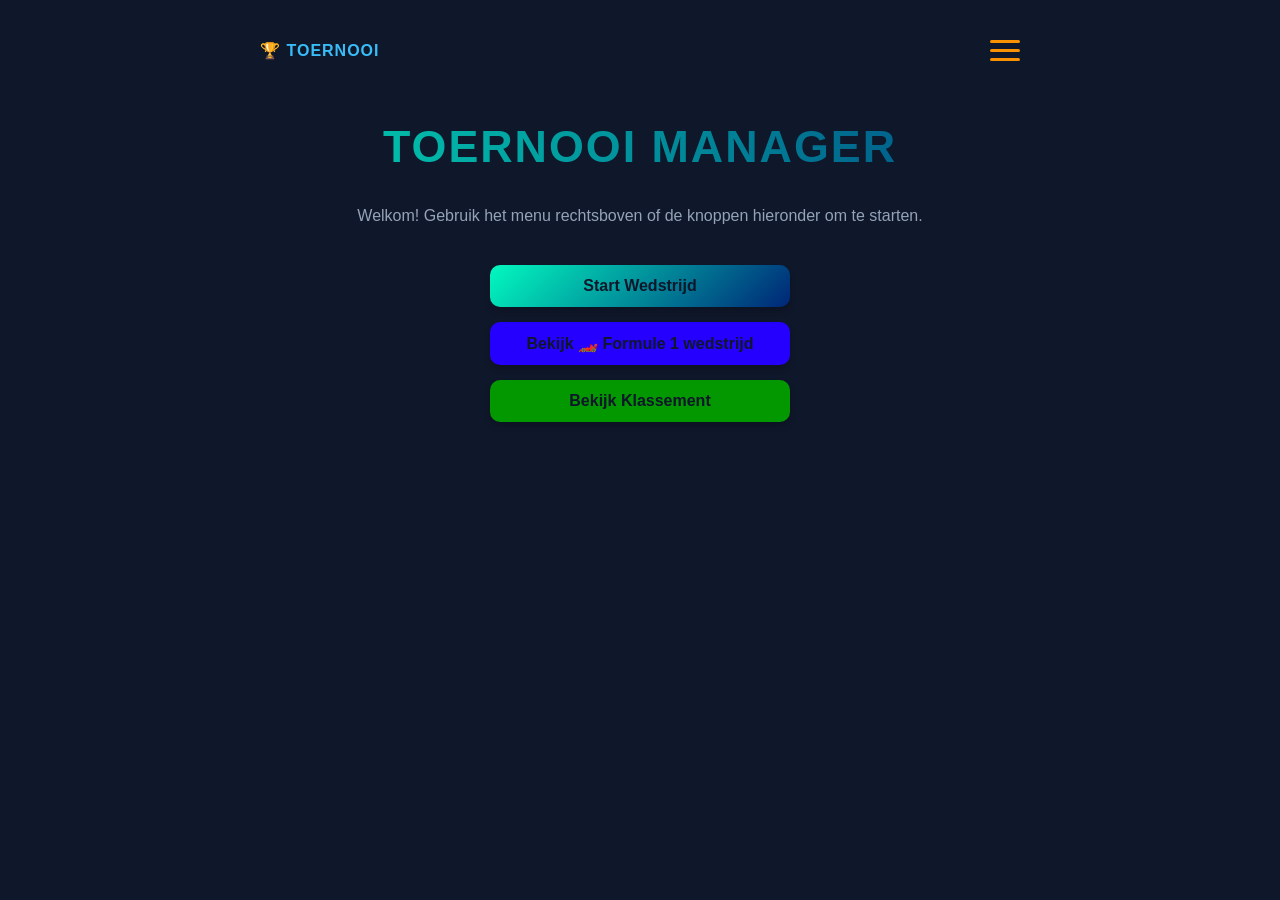
<file: index.html>
<!DOCTYPE html>
<html lang="nl">
<head>
    <meta charset="UTF-8">
    <meta name="viewport" content="width=device-width, initial-scale=1.0">
    <title>punten App</title>
    <link rel="stylesheet" href="style.css">
</head>
<body>

    <header style="display: flex; justify-content: space-between; align-items: center; max-width: 800px; margin: 0 auto; padding: 10px 20px;">
        <div style="font-weight: bold; color: #38bdf8; letter-spacing: 1px;">🏆 TOERNOOI</div>
        <div class="hamburger-menu" id="navToggle" onclick="toggleMenu()">
            <span></span>
            <span></span>
            <span></span>
        </div>
    </header>

    <nav class="mobile-menu" id="mobileMenu">
        <a href="teams.html">👥 Teams</a>
        <a href="sporten.html">⚡ Sporten</a>
        <a href="geschiedenis.html">📜 Geschiedenis</a>
    </nav>

    <main style="margin-top: 50px;">
        <h1>Toernooi Manager</h1>
        <p style="color: #94a3b8; margin-bottom: 40px;">Welkom! Gebruik het menu rechtsboven of de knoppen hieronder om te starten.</p>

        <div style="display: flex; flex-direction: column; gap: 15px; max-width: 300px; margin: 0 auto;">
            <a href="wedstrijd.html" class="btn-action" style="text-decoration: none; text-align: center;">Start Wedstrijd</a>
            <a href="formule1.html" class="btn-action" style="text-decoration: none; text-align: center; background: #2600ff;">Bekijk 🏎️ Formule 1 wedstrijd</a>
            <a href="scorebord.html" class="btn-action" style="text-decoration: none; text-align: center; background: #039700;">Bekijk Klassement</a>
        </div>
    </main>

    <script>
        function toggleMenu() {
            const menu = document.getElementById('mobileMenu');
            const toggle = document.getElementById('navToggle');
            
            // Schakel de klassen 'open' aan en uit
            menu.classList.toggle('open');
            toggle.classList.toggle('open');
        }
    </script>
</body>
</html>
</file>
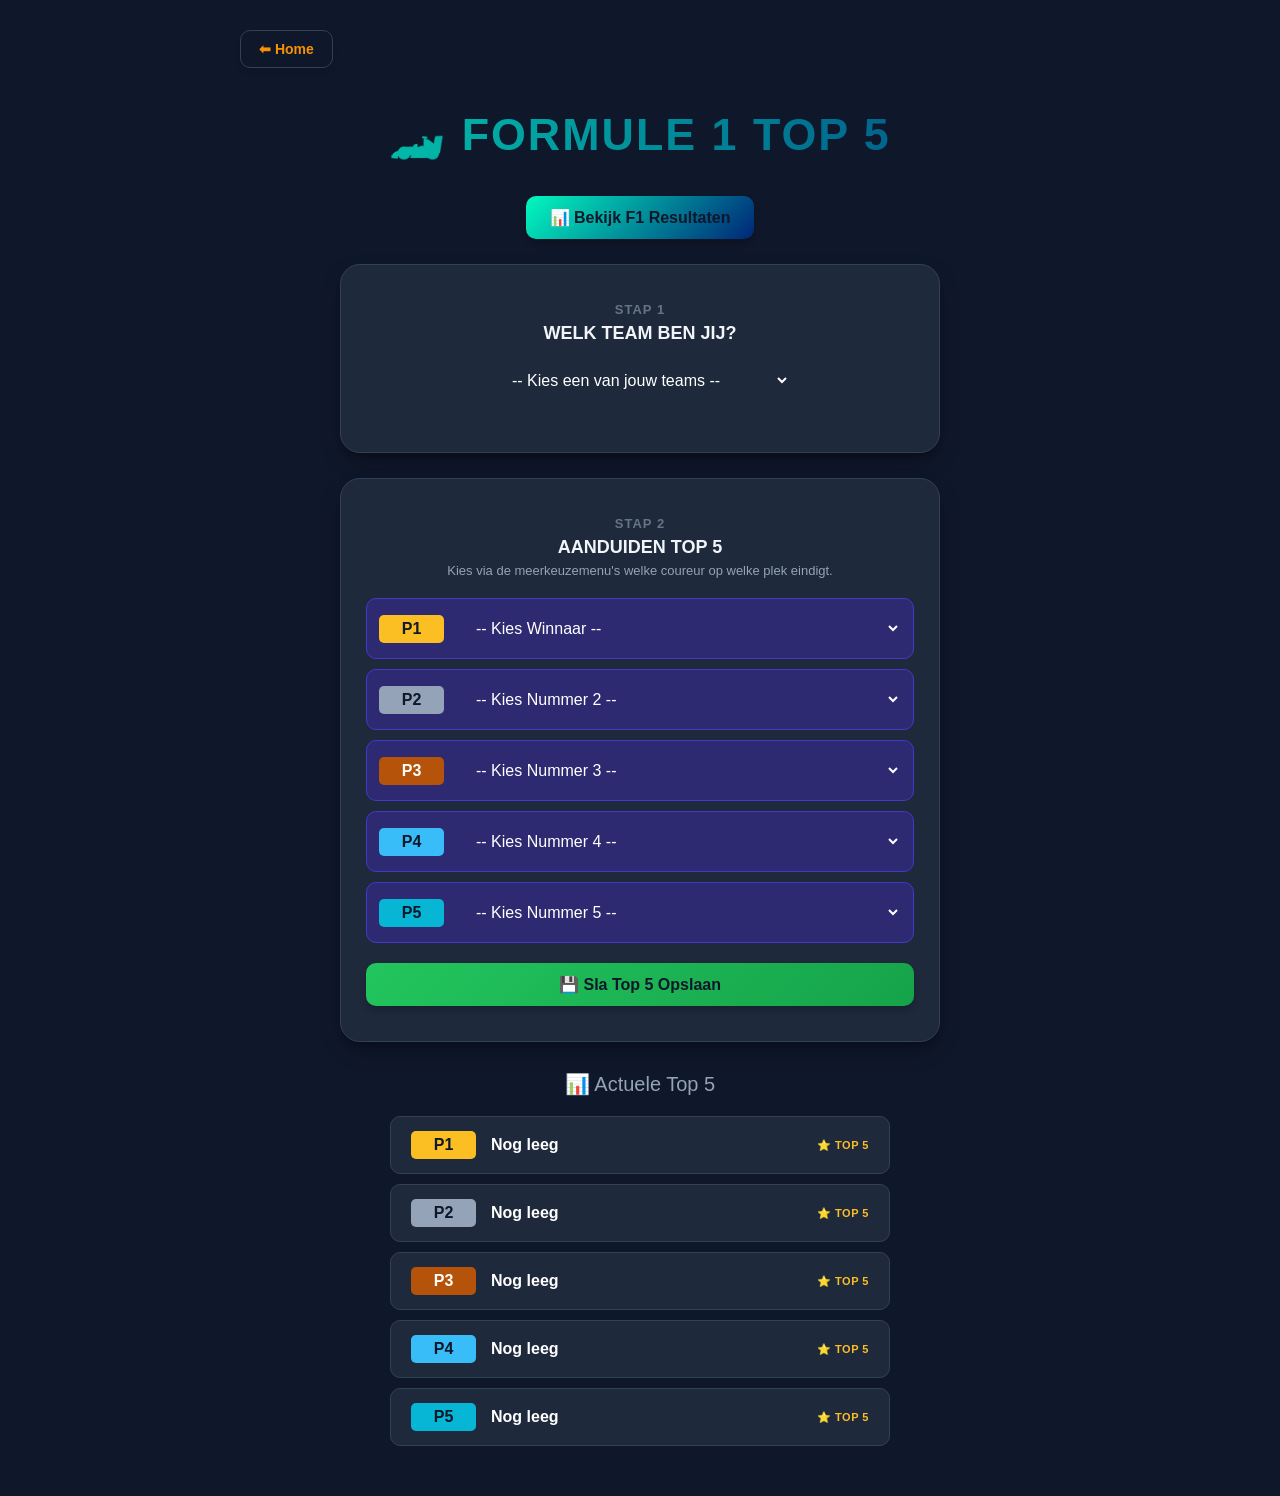
<file: formule1.html>
<!DOCTYPE html>
<html lang="nl">
<head>
    <meta charset="UTF-8">
    <meta name="viewport" content="width=device-width, initial-scale=1.0">
    <title>Formule 1 - Top 5 Voorspelling</title>
    <link rel="stylesheet" href="style.css">
    <style>
        .ranking-box {
            display: flex;
            flex-direction: column;
            gap: 10px;
            margin-bottom: 20px;
            text-align: left;
        }
        .ranking-input-group {
            display: flex;
            align-items: center;
            gap: 10px;
            background: #2e2a72;
            padding: 8px 12px;
            border-radius: 10px;
            border: 1px solid #4338ca;
        }
        .grid-badge {
            color: #0f172a;
            font-weight: bold;
            padding: 5px 10px;
            border-radius: 5px;
            min-width: 65px;
            text-align: center;
        }
        .p1-color { background: #fbbf24; }
        .p2-color { background: #94a3b8; }
        .p3-color { background: #b45309; color: white; }
        .p4-color { background: #38bdf8; }
        .p5-color { background: #06b6d4; }

        select {
            color: white !important;
            background: transparent;
            border: none;
            outline: none;
            font-family: inherit;
            cursor: pointer;
        }
        select option {
            background-color: #1e1b4b;
            color: white;
        }
    </style>
</head>
<body>

    <div style="text-align: left; max-width: 800px; margin: 0 auto; padding-bottom: 20px;">
        <a href="index.html">⬅ Home</a>
    </div>
    
    <h1>🏎️ Formule 1 Top 5</h1>

    <div style="text-align: center; margin-bottom: 25px;">
        <a href="formule1res.html" class="btn-action" style="text-decoration: none; display: inline-block; max-width: 250px;">📊 Bekijk F1 Resultaten</a>
    </div>
    
    <div style="max-width: 600px; margin: 0 auto;">
        
        <div class="score-card" style="max-width: 100%; margin-bottom: 25px;">
            <span class="sport-title">STAP 1</span>
            <h3 style="font-size: 18px; margin-top: 5px; margin-bottom: 15px;">Welk team ben jij?</h3>
            <select id="myTeamSelect" onchange="selectMyTeam()" style="width: 100%; max-width: 300px; margin: 0 auto; display: block;">
                <option value="">-- Kies een van jouw teams --</option>
            </select>
            <p id="teamFeedback" style="margin-top: 15px; font-weight: bold; color: #38bdf8;"></p>
        </div>

        <div class="score-card" style="max-width: 100%; margin-bottom: 25px;">
            <span class="sport-title">STAP 2</span>
            <h3 style="font-size: 18px; margin-top: 5px; margin-bottom: 5px;">Aanduiden Top 5</h3>
            <p style="color: #94a3b8; font-size: 13px; margin-bottom: 20px;">Kies via de meerkeuzemenu's welke coureur op welke plek eindigt.</p>
            
            <div class="ranking-box">
                <div class="ranking-input-group">
                    <span class="grid-badge p1-color">P1</span>
                    <select id="select-p1" style="margin: 0; flex: 1;"><option value="">-- Kies Winnaar --</option></select>
                </div>
                <div class="ranking-input-group">
                    <span class="grid-badge p2-color">P2</span>
                    <select id="select-p2" style="margin: 0; flex: 1;"><option value="">-- Kies Nummer 2 --</option></select>
                </div>
                <div class="ranking-input-group">
                    <span class="grid-badge p3-color">P3</span>
                    <select id="select-p3" style="margin: 0; flex: 1;"><option value="">-- Kies Nummer 3 --</option></select>
                </div>
                <div class="ranking-input-group">
                    <span class="grid-badge p4-color">P4</span>
                    <select id="select-p4" style="margin: 0; flex: 1;"><option value="">-- Kies Nummer 4 --</option></select>
                </div>
                <div class="ranking-input-group">
                    <span class="grid-badge p5-color">P5</span>
                    <select id="select-p5" style="margin: 0; flex: 1;"><option value="">-- Kies Nummer 5 --</option></select>
                </div>
            </div>

            <button class="btn-action" onclick="saveAndRender()" style="width: 100%; background: linear-gradient(135deg, #22c55e, #16a34a);">💾 Sla Top 5 Opslaan</button>
        </div>

        <h2 style="font-size: 20px; color: #94a3b8; margin-top: 30px;">📊 Actuele Top 5</h2>
        
        <ul id="driversList">
        </ul>
    </div>

    <script>
        const f1Drivers = [
            "Alexander Albon", "Fernando Alonso", "Kimi Antonelli", "Oliver Bearman", 
            "Gabriel Bortoleto", "Valtteri Bottas", "Franco Colapinto", "Pierre Gasly", 
            "Isack Hadjar", "Lewis Hamilton", "Nico Hülkenberg", "Liam Lawson", 
            "Charles Leclerc", "Arvid Lindblad", "Lando Norris", "Esteban Ocon", 
            "Sergio Pérez", "Oscar Piastri", "George Russell", "Carlos Sainz", 
            "Lance Stroll", "Max Verstappen"
        ];

        let savedTeams = JSON.parse(localStorage.getItem('teams')) || [];
        let gekozenTeam = localStorage.getItem('f1_gekozen_team') || "";
        const badges = ["p1-color", "p2-color", "p3-color", "p4-color", "p5-color"];

        function initializeDropdowns() {
            const myTeamSelect = document.getElementById('myTeamSelect');
            const p1Select = document.getElementById('select-p1');
            const p2Select = document.getElementById('select-p2');
            const p3Select = document.getElementById('select-p3');
            const p4Select = document.getElementById('select-p4');
            const p5Select = document.getElementById('select-p5');

            // Vul je eigen app-teams in
            savedTeams.forEach(team => {
                const teamName = team.name || team;
                myTeamSelect.add(new Option(`🏎️ ${teamName}`, teamName));
            });

            // Vul de coureurs in
            f1Drivers.forEach(driver => {
                p1Select.add(new Option(driver, driver));
                p2Select.add(new Option(driver, driver));
                p3Select.add(new Option(driver, driver));
                p4Select.add(new Option(driver, driver));
                p5Select.add(new Option(driver, driver));
            });

            // Herstel het laatst gekozen team
            if (gekozenTeam) {
                myTeamSelect.value = gekozenTeam;
                document.getElementById('teamFeedback').innerHTML = `Je hebt gekozen voor: <strong>${gekozenTeam}</strong>! Geef nu de uitslag hierdoor.`;
            }

            // Laad de specifieke antwoorden in voor het actieve team
            loadTeamPrediction();
        }

        function loadTeamPrediction() {
            const p1Select = document.getElementById('select-p1');
            const p2Select = document.getElementById('select-p2');
            const p3Select = document.getElementById('select-p3');
            const p4Select = document.getElementById('select-p4');
            const p5Select = document.getElementById('select-p5');

            if (gekozenTeam) {
                // Haal de specifieke top 5 op die bij DIT team hoort
                const allPredictions = JSON.parse(localStorage.getItem('f1_team_predictions')) || {};
                const savedTop5 = allPredictions[gekozenTeam] || ["", "", "", "", ""];

                p1Select.value = savedTop5[0];
                p2Select.value = savedTop5[1];
                p3Select.value = savedTop5[2];
                p4Select.value = savedTop5[3];
                p5Select.value = savedTop5[4];
            } else {
                // Als er geen team is geselecteerd, zet alles leeg
                p1Select.value = "";
                p2Select.value = "";
                p3Select.value = "";
                p4Select.value = "";
                p5Select.value = "";
            }
            // Update de weergave onderaan direct
            saveAndRender(false); // false zorgt ervoor dat we alleen renderen, niet overschrijven
        }

        function selectMyTeam() {
            const select = document.getElementById('myTeamSelect');
            gekozenTeam = select.value;
            const feedback = document.getElementById('teamFeedback');
            
            if (gekozenTeam) {
                feedback.innerHTML = `Je hebt gekozen voor: <strong>${gekozenTeam}</strong>! Geef nu de uitslag hierdoor.`;
                localStorage.setItem('f1_gekozen_team', gekozenTeam);
            } else {
                feedback.innerHTML = "";
                localStorage.removeItem('f1_gekozen_team');
            }
            
            // Laad de antwoorden die bij het nieuw gekozen team horen
            loadTeamPrediction();
        }

        function saveAndRender(shouldSave = true) {
            const ul = document.getElementById('driversList');
            ul.innerHTML = '';

            const top5Values = [
                document.getElementById('select-p1').value || "",
                document.getElementById('select-p2').value || "",
                document.getElementById('select-p3').value || "",
                document.getElementById('select-p4').value || "",
                document.getElementById('select-p5').value || ""
            ];

            // Alleen opslaan als de gebruiker daadwerkelijk op de knop drukt én er een team is gekozen
            if (shouldSave && gekozenTeam) {
                let allPredictions = JSON.parse(localStorage.getItem('f1_team_predictions')) || {};
                allPredictions[gekozenTeam] = top5Values; // Koppel de top 5 aan de teamnaam
                localStorage.setItem('f1_team_predictions', JSON.stringify(allPredictions));
            }

            top5Values.forEach((name, index) => {
                const displayName = name || "Nog leeg";
                const isMyTeamText = (gekozenTeam && displayName.toLowerCase() === gekozenTeam.toLowerCase()) ? " (JOUW TEAM)" : "";

                const li = document.createElement('li');
                li.innerHTML = `
                    <div style="display: flex; align-items: center;">
                        <span class="grid-badge ${badges[index]}" style="margin-right: 15px;">P${index + 1}</span>
                        <span style="font-weight: 600; ${isMyTeamText ? 'color: #38bdf8;' : 'color: white;'}">${displayName}${isMyTeamText}</span>
                    </div>
                    <span style="color: #fbbf24; font-size: 11px; font-weight: bold; letter-spacing: 0.5px;">⭐ TOP 5</span>
                `;
                ul.appendChild(li);
            });
        }

        window.addEventListener('DOMContentLoaded', () => {
            initializeDropdowns();
        });
    </script>
</body>
</html>
</file>
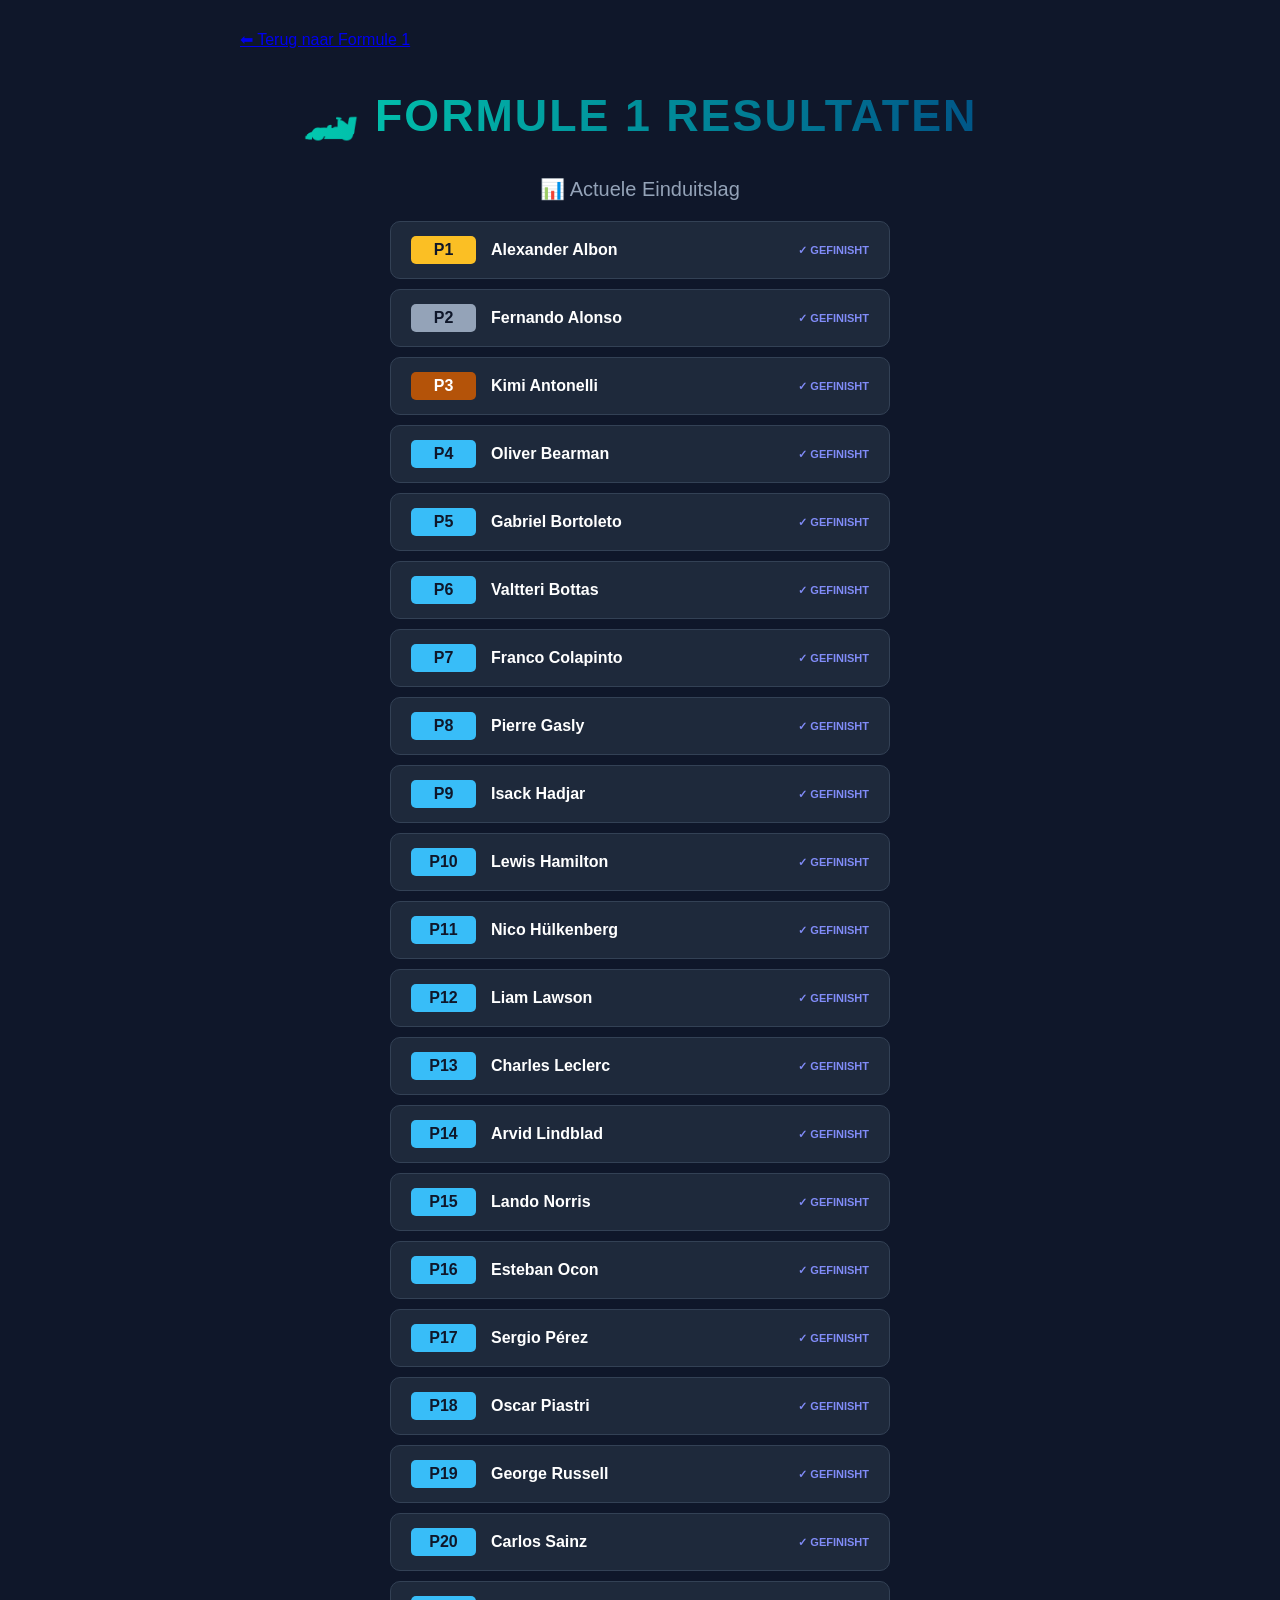
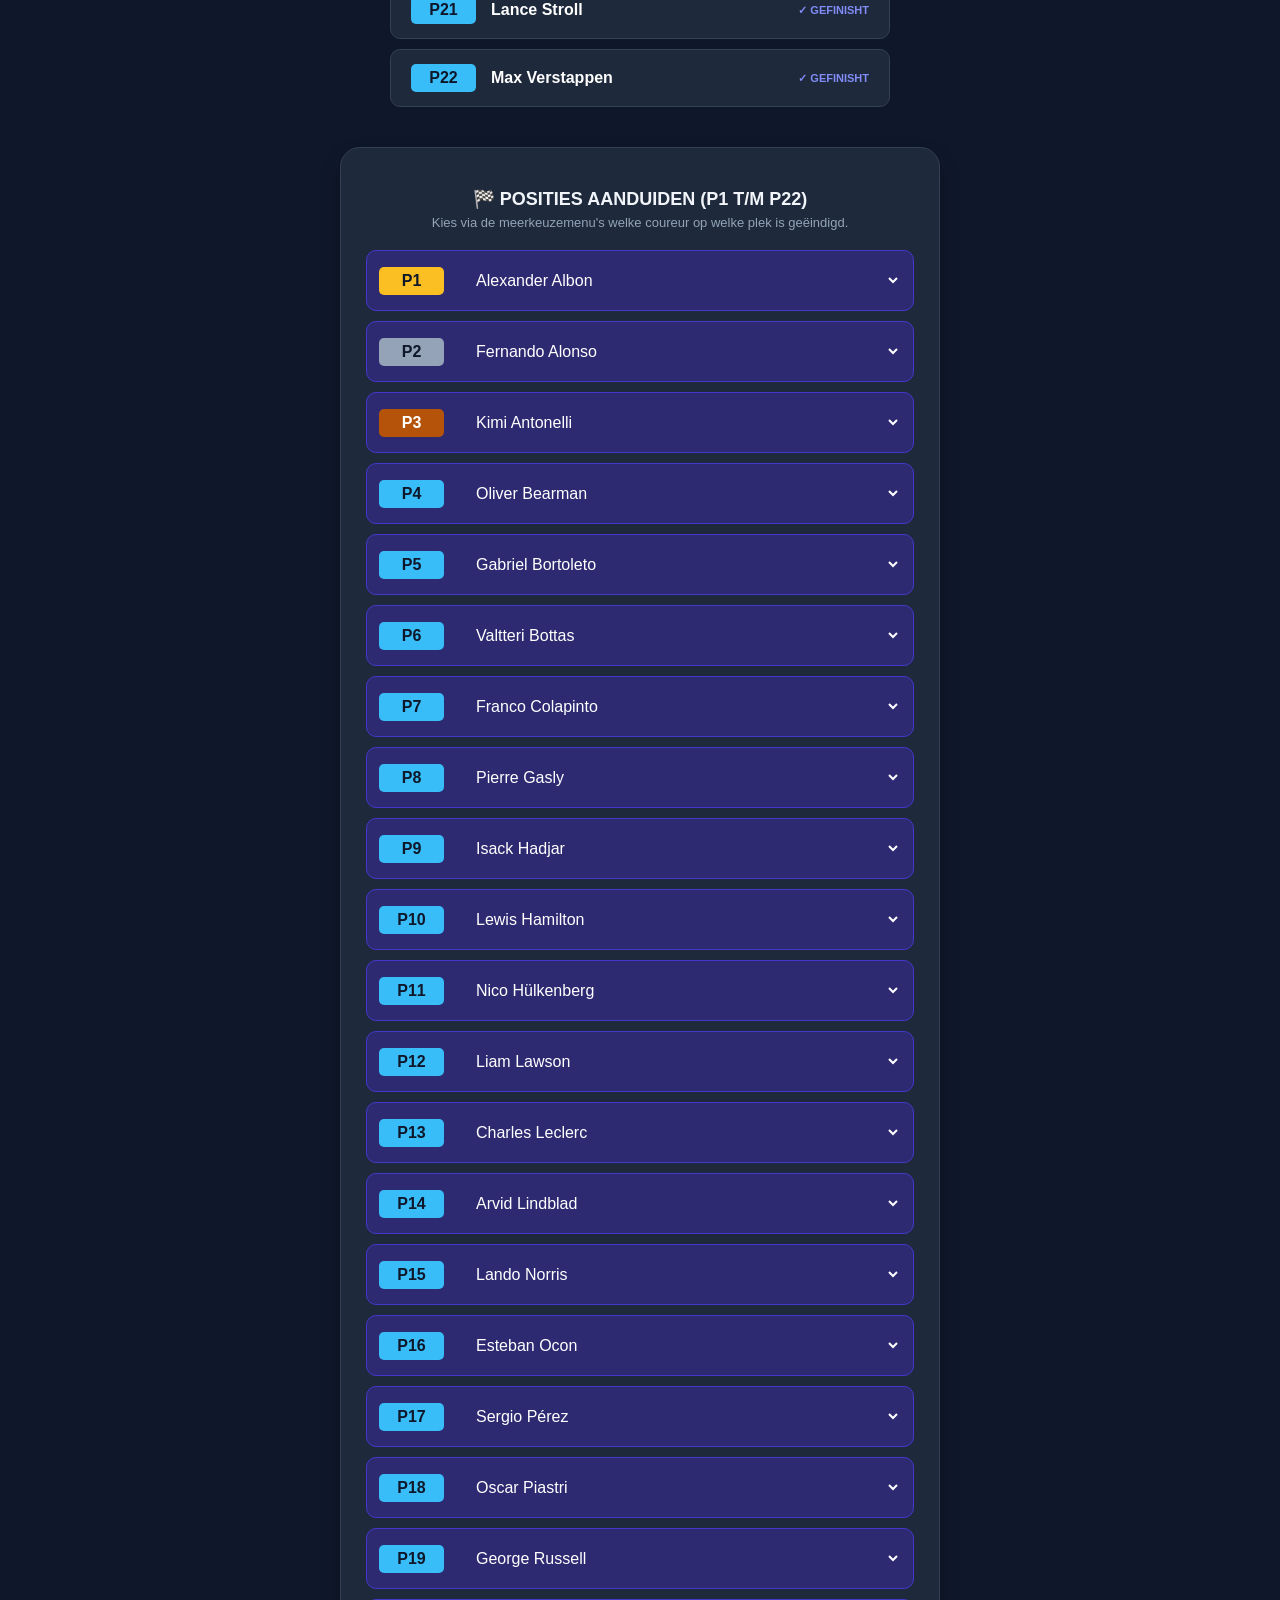
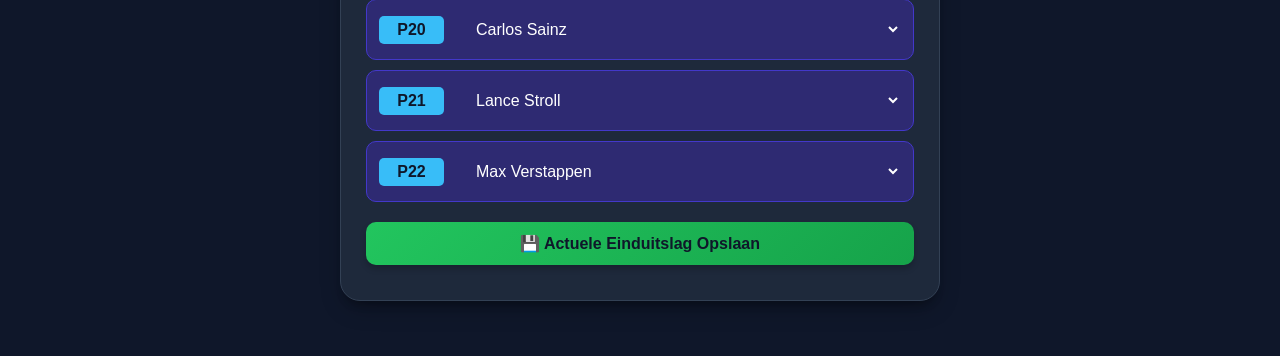
<file: formule1res.html>
<!DOCTYPE html>
<html lang="nl">
<head>
    <meta charset="UTF-8">
    <meta name="viewport" content="width=device-width, initial-scale=1.0">
    <title>Formule 1 - Volledige Grid</title>
    <link rel="stylesheet" href="style.css">
    <style>
        .ranking-box {
            display: flex;
            flex-direction: column;
            gap: 10px;
            margin-bottom: 20px;
            text-align: left;
        }
        .ranking-input-group {
            display: flex;
            align-items: center;
            gap: 10px;
            background: #2e2a72;
            padding: 8px 12px;
            border-radius: 10px;
            border: 1px solid #4338ca;
        }
        .grid-badge {
            background: #38bdf8;
            color: #0f172a;
            font-weight: bold;
            padding: 5px 10px;
            border-radius: 5px;
            min-width: 65px;
            text-align: center;
        }
        .p1-color { background: #fbbf24; }
        .p2-color { background: #94a3b8; }
        .p3-color { background: #b45309; color: white; }

        select {
            color: white !important;
            background: transparent;
            border: none;
            outline: none;
            font-family: inherit;
            font-size: 16px;
            cursor: pointer;
        }
        select option {
            background-color: #1e1b4b;
            color: white;
        }
    </style>
</head>
<body>

    <div style="text-align: left; max-width: 800px; margin: 0 auto; padding-bottom: 20px;">
        <a href="formule1.html">⬅ Terug naar Formule 1</a>
    </div>
    
    <h1>🏎️ Formule 1 Resultaten</h1>
    
    <div style="max-width: 600px; margin: 0 auto;">
        
        <h2 style="font-size: 20px; color: #94a3b8; margin-top: 20px;">📊 Actuele Einduitslag</h2>
        <ul id="driversList" style="margin-bottom: 40px;">
        </ul>

        <div class="score-card" style="max-width: 100%; margin-bottom: 25px;">
            <h3 style="font-size: 18px; margin-bottom: 5px;">🏁 Posities Aanduiden (P1 t/m P22)</h3>
            <p style="color: #94a3b8; font-size: 13px; margin-bottom: 20px;">Kies via de meerkeuzemenu's welke coureur op welke plek is geëindigd.</p>
            
            <div class="ranking-box" id="inputContainer">
            </div>

            <button class="btn-action" onclick="saveAndRender()" style="width: 100%; background: linear-gradient(135deg, #22c55e, #16a34a);">💾 Actuele Einduitslag Opslaan</button>
        </div>

    </div>

    <script>
        const f1Drivers = [
            "Alexander Albon", "Fernando Alonso", "Kimi Antonelli", "Oliver Bearman", 
            "Gabriel Bortoleto", "Valtteri Bottas", "Franco Colapinto", "Pierre Gasly", 
            "Isack Hadjar", "Lewis Hamilton", "Nico Hülkenberg", "Liam Lawson", 
            "Charles Leclerc", "Arvid Lindblad", "Lando Norris", "Esteban Ocon", 
            "Sergio Pérez", "Oscar Piastri", "George Russell", "Carlos Sainz", 
            "Lance Stroll", "Max Verstappen"
        ];

        // Genereer de meerkeuzemenu's en laad eventueel opgeslagen posities in
        function renderInputs() {
            const container = document.getElementById('inputContainer');
            container.innerHTML = '';

            // Haal de eerder opgeslagen uitslag op uit het geheugen (als die bestaat)
            const savedResults = JSON.parse(localStorage.getItem('f1_einduitslag')) || [];

            for (let i = 0; i < 22; i++) {
                let badgeClass = "grid-badge";
                if (i === 0) badgeClass += " p1-color";
                if (i === 1) badgeClass += " p2-color";
                if (i === 2) badgeClass += " p3-color";

                const div = document.createElement('div');
                div.className = 'ranking-input-group';
                
                // Bepaal welke coureur standaard geselecteerd moet staan
                let defaultDriver = savedResults[i] || f1Drivers[i];

                let selectHtml = `<select id="select-p${i}" style="margin: 0; flex: 1;"><option value="">-- Kies Coureur --</option>`;
                f1Drivers.forEach(driver => {
                    const selected = (defaultDriver === driver) ? "selected" : "";
                    selectHtml += `<option value="${driver}" ${selected}>${driver}</option>`;
                });
                selectHtml += `</select>`;

                div.innerHTML = `
                    <span class="${badgeClass}">P${i + 1}</span>
                    ${selectHtml}
                `;
                container.appendChild(div);
            }
        }

        // Sla de uitslag permanent op in de browser en update de lijst bovenaan
        function saveAndRender() {
            const ul = document.getElementById('driversList');
            ul.innerHTML = '';
            
            let resultsToSave = [];

            for (let i = 0; i < 22; i++) {
                const selectEl = document.getElementById(`select-p${i}`);
                const name = selectEl ? selectEl.value : "";
                
                // Voeg toe aan de array die we gaan opslaan
                resultsToSave.push(name);

                let badgeClass = "grid-badge";
                if (i === 0) badgeClass += " p1-color";
                if (i === 1) badgeClass += " p2-color";
                if (i === 2) badgeClass += " p3-color";

                const li = document.createElement('li');
                li.innerHTML = `
                    <div style="display: flex; align-items: center;">
                        <span class="${badgeClass}" style="margin-right: 15px;">P${i + 1}</span>
                        <span style="font-weight: 600; color: white;">${name || "Nog leeg"}</span>
                    </div>
                    <span style="color: #818cf8; font-size: 11px; font-weight: bold;">✓ GEFINISHT</span>
                `;
                ul.appendChild(li);
            }

            // Sla de array op in localStorage onder de sleutel 'f1_einduitslag'
            localStorage.setItem('f1_einduitslag', JSON.stringify(resultsToSave));
        }

        window.addEventListener('DOMContentLoaded', () => {
            renderInputs();
            saveAndRender();
        });
    </script>
</body>
</html>
</file>
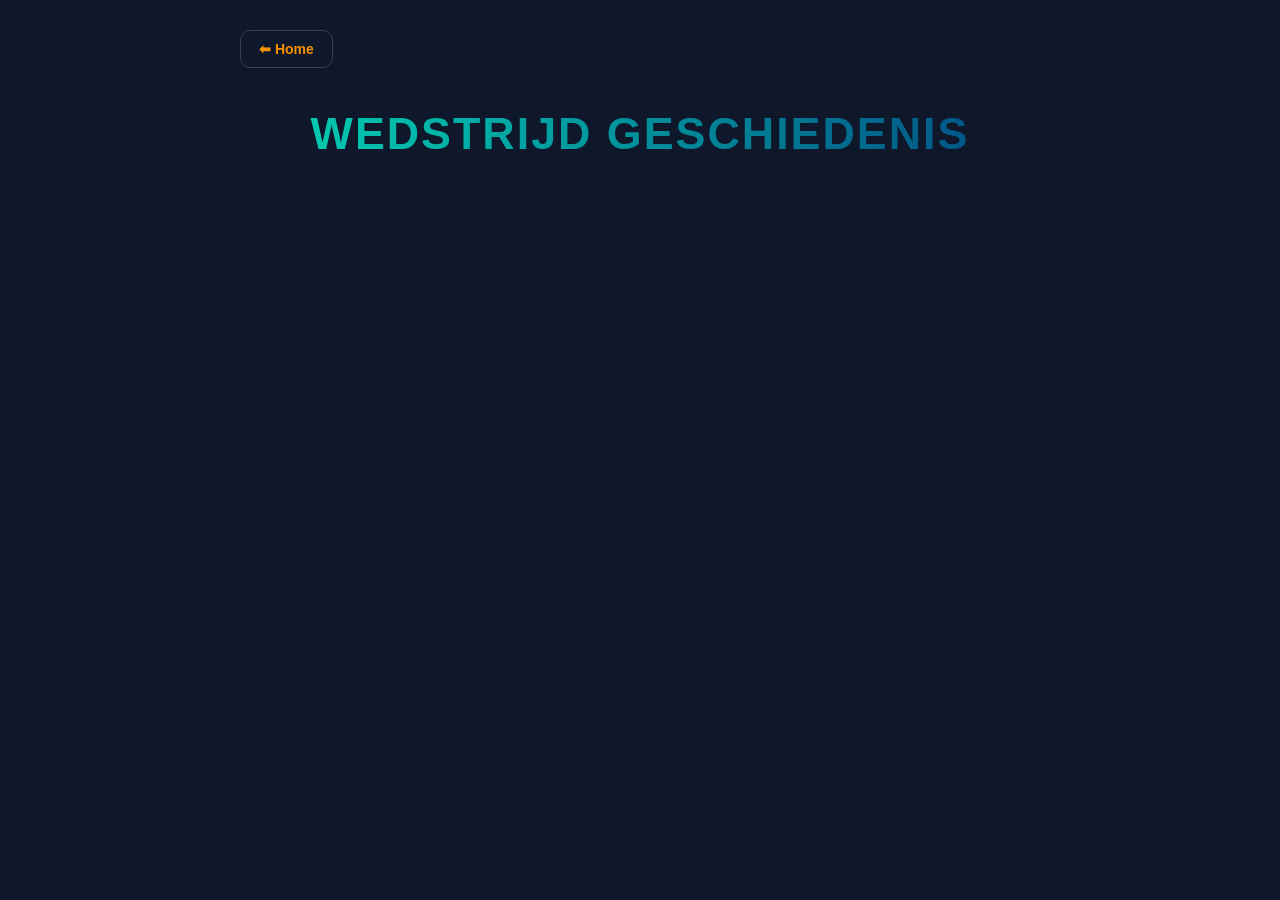
<file: geschiedenis.html>
<!DOCTYPE html>
<html lang="nl">
<head>
    <meta charset="UTF-8">
    <meta name="viewport" content="width=device-width, initial-scale=1.0">
    <title>Geschiedenis</title>
    <link rel="stylesheet" href="style.css">
</head>
<body>

    <div style="text-align: left; max-width: 800px; margin: 0 auto; padding-bottom: 20px;">
        <a href="index.html">⬅ Home</a>
    </div>
    
    <h1>Wedstrijd Geschiedenis</h1>
    
    <div id="historyList"></div>

    <script src="script.js"></script>
    <script>
        window.addEventListener('DOMContentLoaded', () => {
            loadHistory();
        });
    </script>
</body>
</html>
</file>
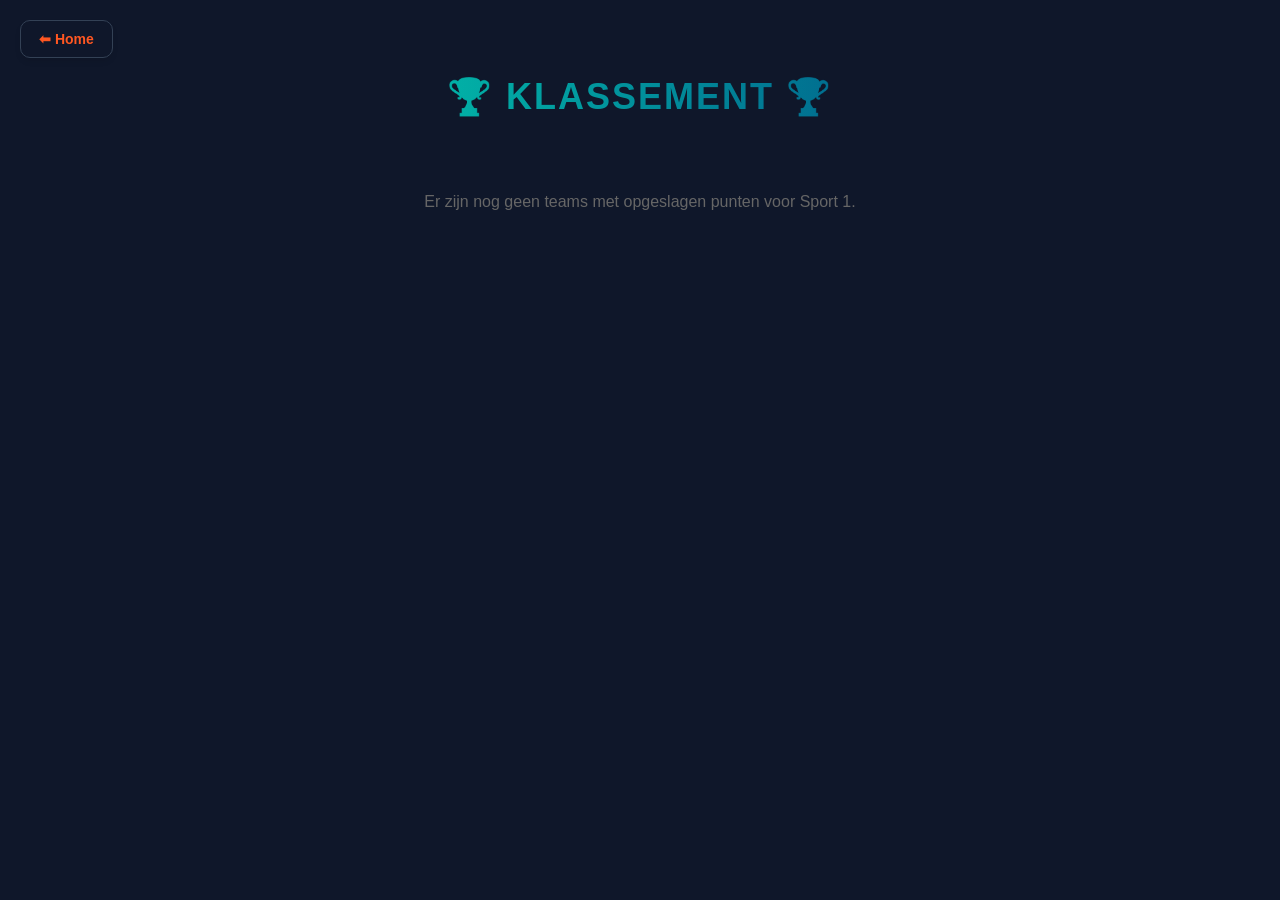
<file: scorebord.html>
<!DOCTYPE html>
<html lang="nl">
<head>
    <meta charset="UTF-8">
    <meta name="viewport" content="width=device-width, initial-scale=1.0">
    <title>Klassement per Sport</title>
    <link rel="stylesheet" href="style.css">
    <style>
        .sport-buttons-container {
            display: flex;
            justify-content: center;
            gap: 10px;
            margin: 20px 0 35px 0;
            flex-wrap: wrap;
        }
        .btn-sport {
            padding: 10px 20px;
            font-size: 16px;
            font-weight: bold;
            background: #333;
            color: white;
            border: 2px solid #ff5722;
            border-radius: 20px;
            cursor: pointer;
            transition: background 0.2s, transform 0.1s;
        }
        .btn-sport:hover {
            background: #444;
            transform: translateY(-2px);
        }
        .btn-sport.active {
            background: #ff5722;
            color: white;
        }
        .scoreboard-container {
            display: flex;
            justify-content: center;
            gap: 40px;
            flex-wrap: wrap;
        }
        .score-card {
            background: #222;
            color: white;
            padding: 30px;
            border-radius: 15px;
            text-align: center;
            min-width: 250px;
            box-shadow: 0 8px 16px rgba(0,0,0,0.2);
            position: relative;
            border: 2px solid transparent;
        }
        .score-card.winner-card {
            border-color: #ffd700;
            box-shadow: 0 8px 20px rgba(255, 215, 0, 0.2);
        }
        .winner-badge {
            color: #ffd700;
            font-weight: bold;
            font-size: 18px;
            margin-bottom: 5px;
            text-transform: uppercase;
            letter-spacing: 1px;
            display: block;
        }
        .score-card h3 {
            margin: 5px 0 10px 0;
            font-size: 26px;
            text-transform: uppercase;
            color: #ff5722;
        }
        .score-display {
            font-size: 80px;
            font-weight: bold;
            font-family: 'Courier New', monospace;
            color: #fff;
            margin: 10px 0;
        }
        .sport-title {
            font-size: 14px;
            color: #aaa;
            text-transform: uppercase;
            letter-spacing: 1px;
        }
    </style>
</head>
<body style="background-color: #111; color: white; padding: 20px; text-align: center;">

    <a href="index.html" style="text-decoration: none; color: #ff5722; font-weight: bold; float: left;">⬅ Home</a>
    <br><br>
    
    <h1 style="font-size: 36px; margin-top: 20px; margin-bottom: 30px;">🏆 KLASSEMENT 🏆</h1>
    
    <div id="sportButtonsDiv" class="sport-buttons-container"></div>
    <div id="scoreboardDisplay" class="scoreboard-container"></div>

    <script src="script.js"></script>
    <script>
        let bekekenSport = localStorage.getItem("huidigeSport") || "Sport 1";

        function renderSportKnoppen() {
            let btnDiv = document.getElementById("sportButtonsDiv");
            if (!btnDiv) return;

            let opgeslagenSporten = JSON.parse(localStorage.getItem("sporten") || "[]");
            btnDiv.innerHTML = "";

            opgeslagenSporten.forEach(sport => {
                let isActive = sport === bekekenSport ? "active" : "";
                btnDiv.innerHTML += `
                    <button class="btn-sport ${isActive}" onclick="wisselBekekenSport('${sport}')">
                        🏅 ${sport}
                    </button>
                `;
            });
        }

        function wisselBekekenSport(sportNaam) {
            bekekenSport = sportNaam;
            renderSportKnoppen();
            updateScorebordScherm();
        }

        function updateScorebordScherm() {
            let div = document.getElementById("scoreboardDisplay");
            if(!div) return;

            let liveTeams = JSON.parse(localStorage.getItem("teams") || "[]");
            let history = JSON.parse(localStorage.getItem("history") || "[]");
            
            div.innerHTML = "";

            let meedoendeTeams = liveTeams.filter(t => t.actief !== false);
            
            let teamsMetScores = [];
            let hoogsteScore = 0;

            meedoendeTeams.forEach(t => {
                let sportPuntenTotaal = 0;

                history.forEach(match => {
                    if (match.sport === bekekenSport) {
                        let gevondenTeamInMatch = match.teams.find(matchTeam => matchTeam.name === t.name);
                        if (gevondenTeamInMatch) {
                            sportPuntenTotaal += gevondenTeamInMatch.score;
                        }
                    }
                });

                if (sportPuntenTotaal > 0) {
                    teamsMetScores.push({
                        name: t.name,
                        score: sportPuntenTotaal
                    });

                    if (sportPuntenTotaal > hoogsteScore) {
                        hoogsteScore = sportPuntenTotaal;
                    }
                }
            });

            if(teamsMetScores.length === 0) {
                div.innerHTML = `<p style='color: #666;'>Er zijn nog geen teams met opgeslagen punten voor ${bekekenSport}.</p>`;
                return;
            }

            teamsMetScores.sort((a, b) => b.score - a.score);

            teamsMetScores.forEach(t => {
                let isWinnaar = t.score === hoogsteScore;
                
                let winnaarBadge = isWinnaar ? `<span class="winner-badge">🏆 Winnaar</span>` : `<span class="winner-badge" style="visibility: hidden;">🏆 Winnaar</span>`;
                let winnaarKlasse = isWinnaar ? "winner-card" : "";

                div.innerHTML += `
                <div class="score-card ${winnaarKlasse}">
                    ${winnaarBadge}
                    <div class="sport-title">🏅 ${bekekenSport}</div>
                    <h3>${t.name}</h3>
                    <div class="score-display">${t.score}</div>
                </div>
                `;
            });
        }

        window.addEventListener('DOMContentLoaded', () => {
            renderSportKnoppen();
            updateScorebordScherm();
            setInterval(updateScorebordScherm, 1000); 
        });
    </script>
</body>
</html>
</file>
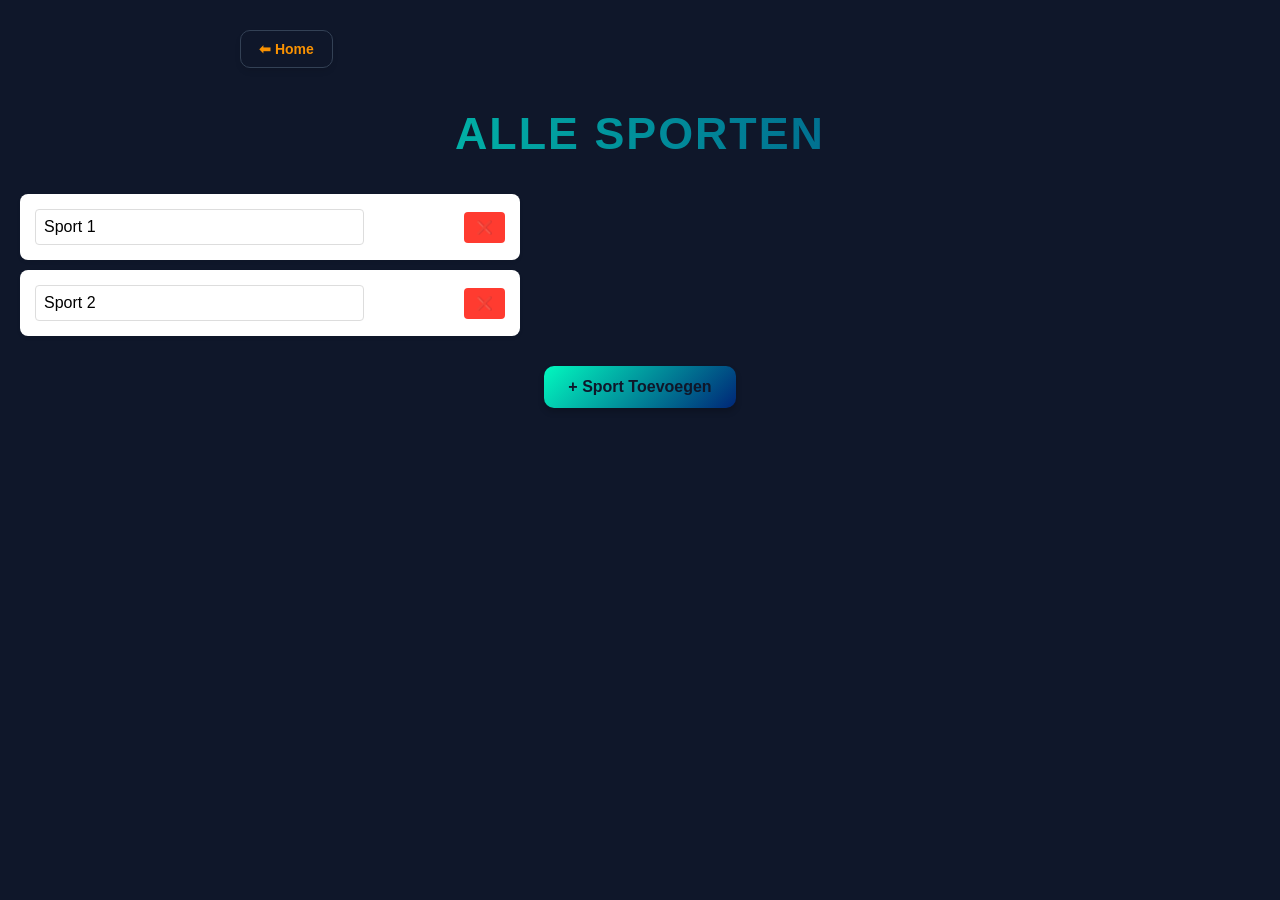
<file: sporten.html>
<!DOCTYPE html>
<html lang="nl">
<head>
    <meta charset="UTF-8">
    <meta name="viewport" content="width=device-width, initial-scale=1.0">
    <title>Sporten Beheren</title>
    <link rel="stylesheet" href="style.css">
</head>
<body>

    <div style="text-align: left; max-width: 800px; margin: 0 auto; padding-bottom: 20px;">
        <a href="index.html">⬅ Home</a>
    </div>
    
    <h1>Alle Sporten</h1>
    
    <div id="sportenLijstDiv"></div>
    
    <button class="btn-action" onclick="addSport()" style="margin-top: 20px;">+ Sport Toevoegen</button>

    <script src="script.js"></script>
    <script>
        window.addEventListener('DOMContentLoaded', () => {
            renderSportenLijst();
        });
    </script>
</body>
</html>
</file>
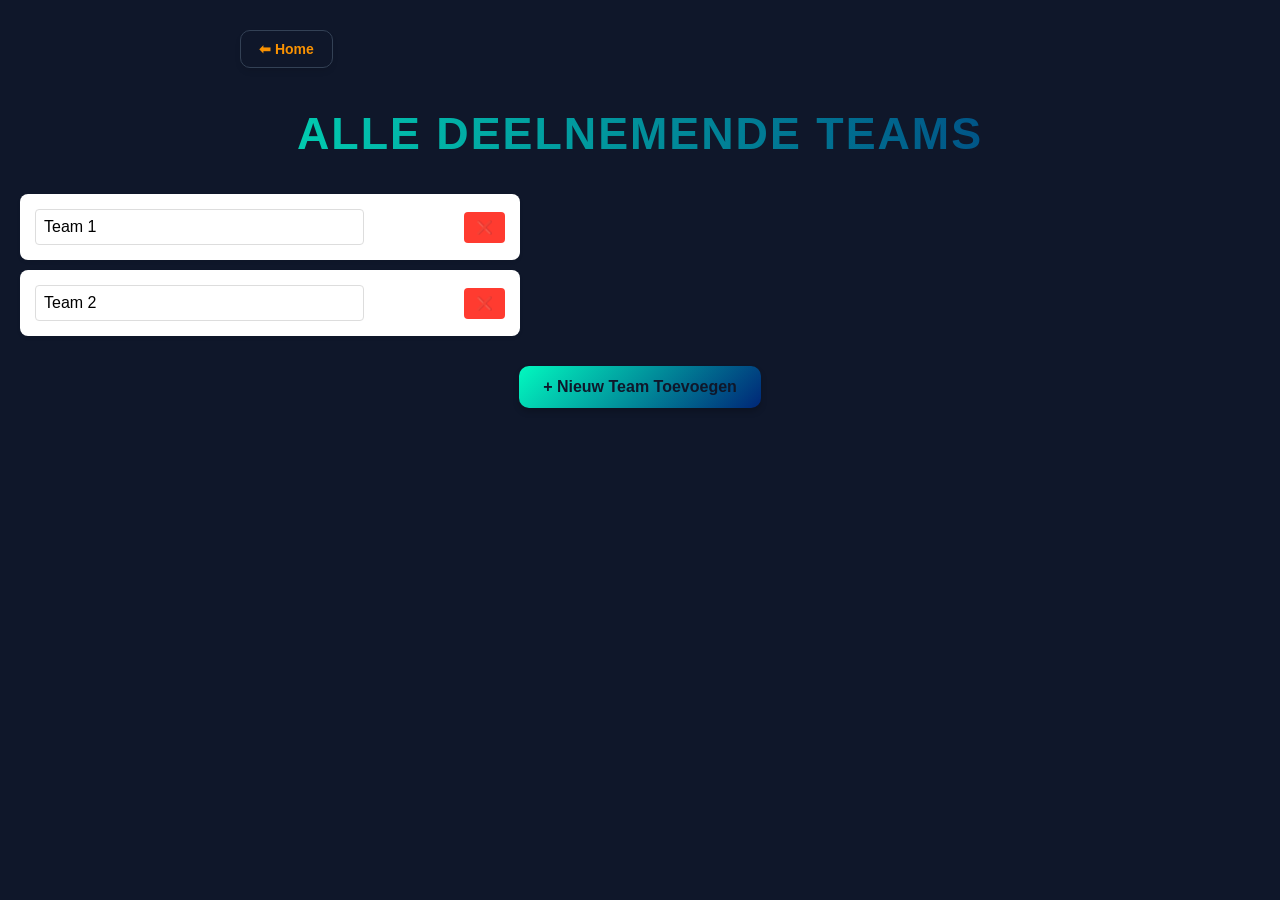
<file: teams.html>
<!DOCTYPE html>
<html lang="nl">
<head>
    <meta charset="UTF-8">
    <meta name="viewport" content="width=device-width, initial-scale=1.0">
    <title>Teams Beheren</title>
    <link rel="stylesheet" href="style.css">
</head>
<body>

    <div style="text-align: left; max-width: 800px; margin: 0 auto; padding-bottom: 20px;">
        <a href="index.html">⬅ Home</a>
    </div>
    
    <h1>Alle Deelnemende Teams</h1>
    
    <div id="teamsLijstDiv"></div>
    
    <button class="btn-action" onclick="addTeam()" style="margin-top: 20px;">+ Nieuw Team Toevoegen</button>

    <script src="script.js"></script>
    <script>
        window.addEventListener('DOMContentLoaded', () => {
            renderTeamsLijst();
        });
    </script>
</body>
</html>
</file>
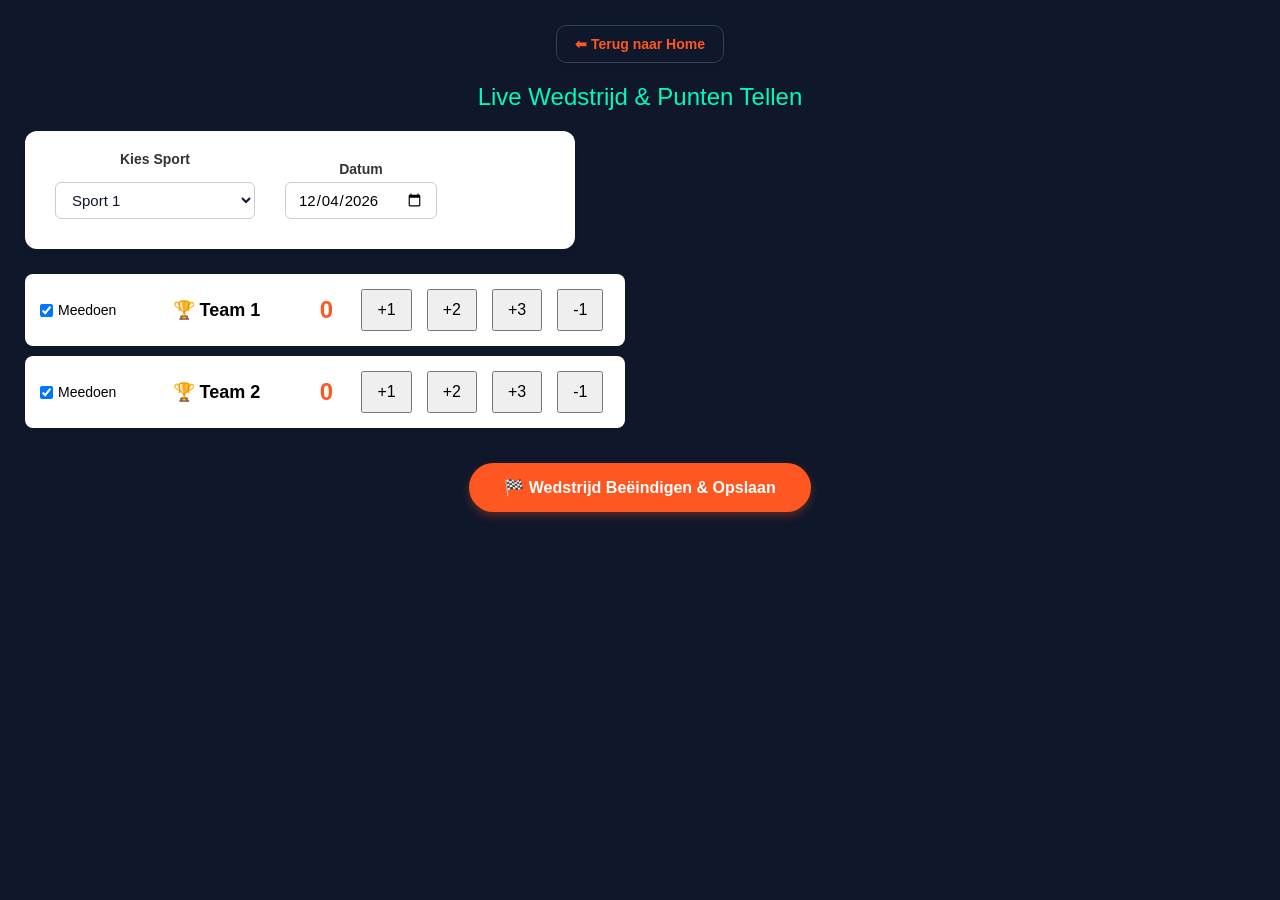
<file: wedstrijd.html>
<!DOCTYPE html>
<html lang="nl">
<head>
    <meta charset="UTF-8">
    <meta name="viewport" content="width=device-width, initial-scale=1.0">
    <title>Live Wedstrijd</title>
    <link rel="stylesheet" href="style.css">
    <style>
        .match-setup-box {
            background: white;
            padding: 20px;
            border-radius: 12px;
            max-width: 550px;
            margin-bottom: 25px;
            box-shadow: 0 4px 6px rgba(0,0,0,0.05);
            color: #333;
            display: flex;
            gap: 20px;
            align-items: center;
            flex-wrap: wrap;
        }
        .setup-group {
            display: flex;
            flex-direction: column;
            gap: 5px;
        }
        .setup-group label {
            font-weight: bold;
            font-size: 14px;
        }
        .setup-group select, .setup-group input {
            padding: 8px 12px;
            font-size: 15px;
            border: 1px solid #ccc;
            border-radius: 6px;
            background-color: #fff;
        }
        .btn-finish {
            margin-top: 25px;
            padding: 15px 35px;
            background: #ff5722;
            color: white;
            border: none;
            border-radius: 30px;
            font-weight: bold;
            font-size: 16px;
            cursor: pointer;
            box-shadow: 0 4px 10px rgba(255, 87, 34, 0.3);
            transition: transform 0.2s, background 0.2s;
        }
        .btn-finish:hover {
            background: #e64a19;
            transform: translateY(-2px);
        }
        .team-row {
            margin: 10px 0; 
            padding: 15px; 
            background: white; 
            border-radius: 8px; 
            color: black; 
            display: flex; 
            align-items: center; 
            gap: 15px; 
            max-width: 600px; 
            box-shadow: 0 2px 4px rgba(0,0,0,0.05);
            transition: opacity 0.3s;
        }
        .team-muted {
            opacity: 0.5;
            background: #e8e8e8;
        }
    </style>
</head>
<body style="background-color: #f4f4f4; padding: 25px; font-family: Arial, sans-serif;">

    <a href="index.html" style="text-decoration: none; color: #ff5722; font-weight: bold; display: inline-block; margin-bottom: 20px;">⬅ Terug naar Home</a>
    
    <h2>Live Wedstrijd & Punten Tellen</h2>

    <div class="match-setup-box">
        <div class="setup-group">
            <label for="sport">Kies Sport</label>
            <select id="sport" onchange="updateLiveSport(this.value)">
            </select>
        </div>
        
        <div class="setup-group">
            <label for="date">Datum</label>
            <input type="date" id="date">
        </div>
    </div>

    <div id="wedstrijdPuntenDiv"></div>

    <button class="btn-finish" onclick="saveMatch()">
        🏁 Wedstrijd Beëindigen & Opslaan
    </button>

    <script src="script.js"></script>
    <script>
        window.addEventListener('DOMContentLoaded', () => {
            vulSportenKeuzemenu();
            renderWedstrijdInvoer();
        });
    </script>
</body>
</html>
</file>
<file: style.css>
/* ==========================================================================
   ALGEMENE STIJLEN & RESET (Geldt voor alle pagina's)
   ========================================================================== */
* {
    box-sizing: border-box;
    margin: 0;
    padding: 0;
    font-family: 'Segoe UI', -apple-system, BlinkMacSystemFont, Roboto, sans-serif;
}

body {
    background-color: #0f172a !important; /* Diepe, moderne donkerblauwe achtergrond */
    color: #0f172a;
    padding: 30px 20px;
    text-align: center;
    min-height: 100vh;
}

/* Vloeiende overgangen voor alle interactieve elementen */
a, button, input, select, .score-card, .btn-sport, .hamburger-menu span, .mobile-menu {
    transition: all 0.25s ease-in-out;
}

/* ==========================================================================
   NAVIGATIE & TITELS
   ========================================================================== */
/* De Terug/Home knop (linksboven op subpagina's) */
a[href="index.html"] {
    display: inline-block;
    text-decoration: none;
    color: #f99202; /* Helder cyaan blauw */
    background: #0f172a;
    padding: 10px 18px;
    border-radius: 10px;
    font-weight: 600;
    font-size: 14px;
    border: 1px solid #334155;
    box-shadow: 0 4px 6px -1px rgba(0, 0, 0, 0.1);
}

a[href="index.html"]:hover {
    background: #334155;
    color: #f99202;
    transform: translateX(-2px);
}

/* Hoofdtitels met een mooi kleurverloop (gradient) */
h1 {
    font-size: 2.8rem;
    font-weight: 800;
    letter-spacing: 2px;
    margin-top: 20px;
    margin-bottom: 35px;
    background: linear-gradient(to right, #02f9bf, #002677);
    -webkit-background-clip: text;
    background-clip: text;
    color: transparent;
    text-transform: uppercase;
}

h2, h3 {
    color: #02f9bf;
    font-weight: 500;
    margin-bottom: 20px;
}

/* ==========================================================================
   HAMBURGER MENU & NAVIGATIE (Index voorpagina)
   ========================================================================== */
.hamburger-menu {
    display: flex;
    flex-direction: column;
    justify-content: space-between;
    width: 30px;
    height: 21px;
    cursor: pointer;
    z-index: 1000;
}

.hamburger-menu span {
    display: block;
    width: 100%;
    height: 3px;
    background-color: #f99202;
    border-radius: 3px;
}

.hamburger-menu:hover span {
    background-color: #f99202;
}

/* Animatie naar een 'X' als het menu open staat */
.hamburger-menu.open span:nth-child(1) {
    transform: translateY(9px) rotate(45deg);
}

.hamburger-menu.open span:nth-child(2) {
    opacity: 0;
}

.hamburger-menu.open span:nth-child(3) {
    transform: translateY(-9px) rotate(-45deg);
}

/* Stijl voor het uitklapbare menu */
.mobile-menu {
    position: fixed;
    top: 70px;
    right: -100%; /* Begin onzichtbaar buiten het scherm */
    width: 250px;
    background: #1e293b;
    border: 1px solid #334155;
    border-radius: 15px;
    padding: 20px;
    display: flex;
    flex-direction: column;
    gap: 15px;
    box-shadow: 0 10px 25px rgba(0, 0, 0, 0.5);
    z-index: 999;
}

/* Schuift in beeld wanneer geactiveerd */
.mobile-menu.open {
    right: 20px;
}

.mobile-menu a {
    color: #f99202;
    text-decoration: none;
    font-weight: 600;
    padding: 10px;
    border-radius: 8px;
    text-align: left;
}

.mobile-menu a:hover {
    background: #334155;
    color: #f99202;
}

/* ==========================================================================
   SPORTKNOPPEN (Scorebord pagina)
   ========================================================================== */
.sport-buttons-container {
    display: flex;
    justify-content: center;
    gap: 12px;
    margin: 25px 0 45px 0;
    flex-wrap: wrap;
}

.btn-sport {
    padding: 12px 24px;
    font-size: 15px;
    font-weight: 700;
    background: #1e293b;
    color: #94a3b8;
    border: 2px solid #334155;
    border-radius: 30px;
    cursor: pointer;
    box-shadow: 0 4px 6px -1px rgba(0, 0, 0, 0.1);
}

.btn-sport:hover {
    background: #334155;
    color: #0f172a;
    transform: translateY(-2px);
}

/* Actieve sportknop krijgt een felle gloed */
.btn-sport.active {
    background: linear-gradient(135deg, #02f9bf, #002677);
    color: #0f172a;
    border-color: #f99202;
    box-shadow: 0 0 20px rgba(56, 189, 248, 0.4);
}

/* ==========================================================================
   SCOREKAARTEN & KLASSEMENT GRID
   ========================================================================== */
.scoreboard-container {
    display: flex;
    justify-content: center;
    gap: 30px;
    flex-wrap: wrap;
    padding: 10px;
    max-width: 1200px;
    margin: 0 auto;
}

.score-card {
    background: #1e293b;
    color: #f8fafc;
    padding: 35px 25px;
    border-radius: 20px;
    text-align: center;
    min-width: 260px;
    flex: 1;
    max-width: 320px;
    box-shadow: 0 10px 25px -5px rgba(0, 0, 0, 0.3), 0 8px 10px -6px rgba(0, 0, 0, 0.3);
    position: relative;
    border: 1px solid #334155;
}

/* Extra gouden uitstraling voor de winnaarskaart */
.score-card.winner-card {
    border: 2px solid #fbbf24; 
    background: linear-gradient(180deg, #1e293b 0%, #172554 100%);
    box-shadow: 0 0 30px rgba(251, 191, 36, 0.25);
    transform: translateY(-5px);
}

/* Winnaar tekst bovenin */
.winner-badge {
    color: #fbbf24;
    font-weight: 800;
    font-size: 16px;
    margin-bottom: 8px;
    text-transform: uppercase;
    letter-spacing: 1.5px;
    display: block;
}

.score-card h3 {
    margin: 5px 0 10px 0;
    font-size: 26px;
    font-weight: 700;
    color: #f1f5f9;
    text-transform: uppercase;
}

/* Grote scoreboard cijfers */
.score-display {
    font-size: 80px;
    font-weight: 900;
    font-family: 'SF Mono', SFMono-Regular, Consolas, monospace;
    color: #f99202;
    margin: 10px 0;
    text-shadow: 0 0 15px rgba(56, 189, 248, 0.2);
}

/* Cijfers van de winnaar worden goud */
.winner-card .score-display {
    color: #fbbf24;
    text-shadow: 0 0 20px rgba(251, 191, 36, 0.35);
}

.sport-title {
    font-size: 13px;
    color: #64748b;
    text-transform: uppercase;
    letter-spacing: 1px;
    font-weight: 600;
}

/* ==========================================================================
   STIJLEN VOOR BEHEERPAGINA'S (Index, Sporten, Wedstrijd)
   ========================================================================== */
/* Formulieren, inputs en selectiemenu's */
input[type="text"], select {
    padding: 12px 18px;
    font-size: 16px;
    background: #1e293b;
    border: 2px solid #334155;
    color: #0f172a;
    border-radius: 10px;
    margin: 10px;
    outline: none;
    min-width: 200px;
}

input[type="text"]:focus, select:focus {
    border-color: #f99202;
    box-shadow: 0 0 10px rgba(56, 189, 248, 0.2);
}

/* Standaard actieknop (Toevoegen, Opslaan, etc.) */
button.btn-action, input[type="submit"], a.btn-action {
    padding: 12px 24px;
    font-size: 16px;
    font-weight: 600;
    background: linear-gradient(135deg, #02f9bf, #002677);
    color: #0f172a;
    border: none;
    border-radius: 10px;
    cursor: pointer;
    box-shadow: 0 4px 6px rgba(0,0,0,0.2);
    display: inline-block;
}

button.btn-action:hover, input[type="submit"]:hover, a.btn-action:hover {
    transform: translateY(-2px);
    box-shadow: 0 6px 12px rgba(56, 189, 248, 0.3);
    color: #f99202;
}

/* Lijstjes (zoals toegevoegde teams/sporten) */
ul {
    list-style: none;
    max-width: 500px;
    margin: 20px auto;
    padding: 0;
}

li {
    background: #1e293b;
    padding: 14px 20px;
    margin-bottom: 10px;
    border-radius: 10px;
    display: flex;
    justify-content: space-between;
    align-items: center;
    border: 1px solid #334155;
}

/* Verwijderknoppen (Kruisjes/Prullenbak) */
.btn-delete {
    background: #ef4444;
    color: white;
    border: none;
    padding: 6px 12px;
    border-radius: 6px;
    cursor: pointer;
    font-weight: bold;
}

.btn-delete:hover {
    background: #dc2626;
    transform: scale(1.05);
}

/* Plus en Min scoreknoppen (+1, -1) op de wedstrijdpagina */
.btn-score {
    padding: 10px 18px;
    font-size: 18px;
    font-weight: bold;
    margin: 5px;
    background: #0f172a;
    color: #dc2626;
    border: none;
    border-radius: 8px;
    cursor: pointer;
}

.btn-score:hover {
    background: #f99202;
}

.btn-score.plus {
    background: #22c55e;
}
.btn-score.plus:hover {
    background: #16a34a;
}
</file>
